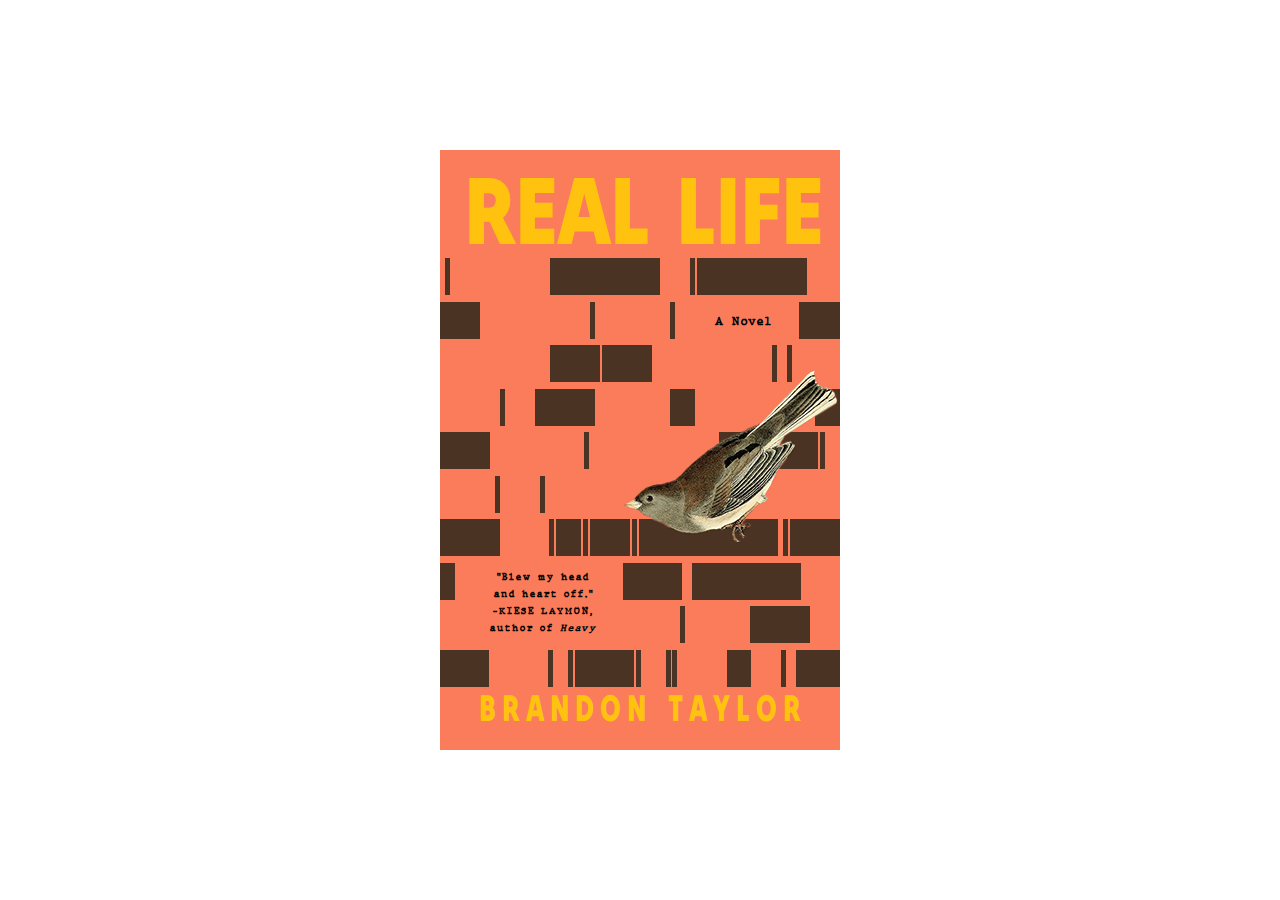
<file: index.html>
<html>
	<head>
		<meta charset="UTF-8">

		<!-- CSS Files -->
		<link rel="stylesheet" href="css/reset.css"/>
        <link rel="stylesheet" href="css/animated_bookcover.css"/>
	
		<!-- Fonts -->
        <link rel="preconnect" href="https://fonts.googleapis.com">
        <link rel="preconnect" href="https://fonts.gstatic.com" crossorigin>
        <link href="https://fonts.googleapis.com/css2?family=Tilt+Warp&display=swap" rel="stylesheet">
        <link href="https://fonts.googleapis.com/css2?family=Epilogue:ital,wght@0,100..900;1,100..900&display=swap" rel="stylesheet">

		<!-- Title of your web page -->	
		<title>Real Life by Brandon Taylor</title>
	
	</head>

	<body>

        <div class="CoverContainer">
            
            <div class="Title YellowFont">
                <span class="ColorLoop">R</span>
                <span class="ColorLoop Delay2">E</span>
                <span class="ColorLoop Delay3">A</span>
                <span class="ColorLoop Delay4">L</span>
                <span class="Space">-</span>
                <span class="ColorLoop Delay5">L</span>
                <span class="ColorLoop Delay6">I</span>
                <span class="ColorLoop Delay7">F</span>
                <span class="ColorLoop Delay8">E</span>       
            </div>

            <div class="Author YellowFont">
                <span class="ColorLoop2 Delay2_13">B</span>
                <span class="ColorLoop2 Delay2_12">R</span>
                <span class="ColorLoop2 Delay2_11">A</span>
                <span class="ColorLoop2 Delay2_10">N</span>
                <span class="ColorLoop2 Delay2_9">D</span>
                <span class="ColorLoop2 Delay2_8">O</span>
                <span class="ColorLoop2 Delay2_7">N</span>
                <span class="Space">-</span>
                <span class="ColorLoop2 Delay2_6">T</span>
                <span class="ColorLoop2 Delay2_5">A</span>
                <span class="ColorLoop2 Delay2_4">Y</span>
                <span class="ColorLoop2 Delay2_3">L</span>
                <span class="ColorLoop2 Delay2_2">O</span>
                <span class="ColorLoop2">R</span>
            </div>

            <div class="Prize">
                <div class="WhiteFont Small">Longlisted</div>
                <div class="WhiteFont Medium">
                    <div>The</div>
                    <div>2020</div>
                    <div>Booker</div>
                    <div>Prize</div>
                </div>
            </div>

            

            <!--
            <div class="ShockwaveContainer">
                <div class="Shockwave">
                    <div class="Shockwave"></div>
                </div>
            </div>
            -->
            

            <div class="Top_Rect_Spacing"></div>

            <div class="Rect_Container Animation_1">
                <div class="Empty Rect_5"></div>
                <div class="Brown_Rect Rect_5"></div>
                <div class="Empty Rect_100"></div>
                <div class="Brown_Rect Rect_110"></div>
                <div class="Empty Rect_25"></div>
                <div class="Empty Rect_5"></div>
                <div class="Brown_Rect Rect_5"></div>
                <div class="Empty Rect_2"></div>
                <div class="Brown_Rect Rect_110"></div>
                <div class="Empty Rect_25"></div>
                <div class="Empty Rect_5"></div>

                <div class="Empty Rect_5"></div>
                <div class="Brown_Rect Rect_5"></div>
                <div class="Empty Rect_100"></div>
                <div class="Brown_Rect Rect_110"></div>
                <div class="Empty Rect_25"></div>
                <div class="Empty Rect_5"></div>
                <div class="Brown_Rect Rect_5"></div>
                <div class="Empty Rect_2"></div>
                <div class="Brown_Rect Rect_110"></div>
                <div class="Empty Rect_25"></div>
                <div class="Empty Rect_5"></div>
            </div>


            <div class="Rect_Container Animation_2">
                <div class="Brown_Rect Rect_40"></div>
                <div class="Empty Rect_110"></div>
                <div class="Brown_Rect Rect_5"></div>
                <div class="Empty Rect_50"></div>
                <div class="Empty Rect_25"></div>
                <div class="Brown_Rect Rect_5"></div>
                <div class="Empty Rect_110 Novel TypewriterFont">A Novel</div>
                <div class="Brown_Rect Rect_80"></div>


                <div class="Empty Rect_110"></div>
                <div class="Brown_Rect Rect_5"></div>
                <div class="Empty Rect_50"></div>
                <div class="Empty Rect_25"></div>
                <div class="Brown_Rect Rect_5"></div>
                <div class="Empty Rect_110 Novel TypewriterFont">A Novel</div>
                <div class="Brown_Rect Rect_40"></div>
            </div>


            <div class="Rect_Container Animation_3">
                <div class="Empty Rect_110"></div>
                <div class="Brown_Rect Rect_50"></div>
                <div class="Empty Rect_2"></div>
                <div class="Brown_Rect Rect_50"></div>
                <div class="Empty Rect_110"></div>
                <div class="Empty Rect_10"></div>
                <div class="Brown_Rect Rect_5"></div>
                <div class="Empty Rect_10"></div>
                <div class="Brown_Rect Rect_5"></div>
                <div class="Empty Rect_25"></div>
                
                <div class="Empty Rect_110"></div>
                <div class="Brown_Rect Rect_50"></div>
                <div class="Empty Rect_2"></div>
                <div class="Brown_Rect Rect_50"></div>
                <div class="Empty Rect_110"></div>
                <div class="Empty Rect_10"></div>
                <div class="Brown_Rect Rect_5"></div>
                <div class="Empty Rect_10"></div>
                <div class="Brown_Rect Rect_5"></div>
                <div class="Empty Rect_25"></div>
            </div>


            <div class="Rect_Container Animation_4">
                <div class="Empty Rect_60"></div>
                <div class="Brown_Rect Rect_5"></div>
                <div class="Empty Rect_30"></div>
                <div class="Brown_Rect Rect_60"></div>
                <div class="Empty Rect_60"></div>
                <div class="Empty Rect_10"></div>
                <div class="Empty Rect_5"></div>
                <div class="Brown_Rect Rect_25"></div>
                <div class="Empty Rect_110"></div>
                <div class="Empty Rect_10"></div>
                <div class="Brown_Rect Rect_25"></div>
                
                <div class="Empty Rect_60"></div>
                <div class="Brown_Rect Rect_5"></div>
                <div class="Empty Rect_30"></div>
                <div class="Brown_Rect Rect_60"></div>
                <div class="Empty Rect_60"></div>
                <div class="Empty Rect_10"></div>
                <div class="Empty Rect_5"></div>
                <div class="Brown_Rect Rect_25"></div>
                <div class="Empty Rect_110"></div>
                <div class="Empty Rect_10"></div>
                <div class="Brown_Rect Rect_25"></div>
            </div>


            <div class="Rect_Container Animation_5">

                <div class="Brown_Rect Rect_50"></div>
                <div class="Empty Rect_80"></div>
                <div class="Empty Rect_10"></div>
                <div class="Empty Rect_5"></div>
                <div class="Brown_Rect Rect_5"></div>
                <div class="Empty Rect_100"></div>
                <div class="Empty Rect_30"></div>
                <div class="Brown_Rect Rect_100"></div>
                <div class="Empty Rect_2"></div>
                <div class="Brown_Rect Rect_5"></div>
                <div class="Empty Rect_10"></div>
                <div class="Empty Rect_5"></div>

                <div class="Brown_Rect Rect_50"></div>
                <div class="Empty Rect_80"></div>
                <div class="Empty Rect_10"></div>
                <div class="Empty Rect_5"></div>
                <div class="Brown_Rect Rect_5"></div>
                <div class="Empty Rect_100"></div>
                <div class="Empty Rect_30"></div>
                <div class="Brown_Rect Rect_100"></div>
                <div class="Empty Rect_2"></div>
                <div class="Brown_Rect Rect_5"></div>
                <div class="Empty Rect_10"></div>
                <div class="Empty Rect_5"></div>
            
            </div>


            <div class="Rect_Container Animation_6">

                <div class="Empty Rect_50"></div>
                <div class="Empty Rect_5"></div>
                <div class="Brown_Rect Rect_5"></div>
                <div class="Empty Rect_40"></div>
                <div class="Brown_Rect Rect_5"></div>
                <div class="Empty Rect_100"></div>
                <div class="Empty Rect_100"></div>
                <div class="Empty Rect_80"></div>
                <div class="Empty Rect_10"></div>
                <div class="Empty Rect_5"></div>

                <div class="Empty Rect_50"></div>
                <div class="Empty Rect_5"></div>
                <div class="Brown_Rect Rect_5"></div>
                <div class="Empty Rect_40"></div>
                <div class="Brown_Rect Rect_5"></div>
                <div class="Empty Rect_100"></div>
                <div class="Empty Rect_100"></div>
                <div class="Empty Rect_80"></div>
                <div class="Empty Rect_10"></div>
                <div class="Empty Rect_5"></div>

            </div>

            <div class="Rect_Container Animation_7">

                <div class="Brown_Rect Rect_60"></div>
                <div class="Empty Rect_50"></div>
                <div class="Brown_Rect Rect_5"></div>
                <div class="Empty Rect_2"></div>
                <div class="Brown_Rect Rect_25"></div>
                <div class="Empty Rect_2"></div>
                <div class="Brown_Rect Rect_5"></div>
                <div class="Empty Rect_2"></div>
                <div class="Brown_Rect Rect_40"></div>
                <div class="Empty Rect_2"></div>
                <div class="Brown_Rect Rect_5"></div>
                <div class="Empty Rect_2"></div>
                <div class="Brown_Rect Rect_140">
                    <div class="Bird"></div>
                </div>
                <div class="Empty Rect_5"></div>
                <div class="Brown_Rect Rect_5"></div>
                <div class="Empty Rect_2"></div>
                <div class="Brown_Rect Rect_110"></div>

                <div class="Empty Rect_50"></div>
                <div class="Brown_Rect Rect_5"></div>
                <div class="Empty Rect_2"></div>
                <div class="Brown_Rect Rect_25"></div>
                <div class="Empty Rect_2"></div>
                <div class="Brown_Rect Rect_5"></div>
                <div class="Empty Rect_2"></div>
                <div class="Brown_Rect Rect_40"></div>
                <div class="Empty Rect_2"></div>
                <div class="Brown_Rect Rect_5"></div>
                <div class="Empty Rect_2"></div>
                <div class="Brown_Rect Rect_140">
                    <div class="Bird Offset"></div>
                </div>
                <div class="Empty Rect_5"></div>
                <div class="Brown_Rect Rect_5"></div>
                <div class="Empty Rect_2"></div>
                <div class="Brown_Rect Rect_50"></div>

            </div>


            <div class="Rect_Container Animation_89">

                <div class="Brown_Rect Rect_15"></div>
                <div class="Empty Rect_170 Quote TypewriterFont">"Blew my head and heart off." <br>-KIESE LAYMON, author of <i>Heavy</i></div>
                <div class="Brown_Rect Rect_60"></div>
                <div class="Empty Rect_10"></div>
                <div class="Brown_Rect Rect_110"></div>
                <div class="Empty Rect_40"></div>

                <div class="Brown_Rect Rect_15"></div>
                <div class="Empty Rect_170 Quote TypewriterFont">"Blew my head and heart off." <br>-KIESE LAYMON, author of <i>Heavy</i></div>
                <div class="Brown_Rect Rect_60"></div>
                <div class="Empty Rect_10"></div>
                <div class="Brown_Rect Rect_110"></div>
                <div class="Empty Rect_40"></div>

            </div>


            <div class="Rect_Container Animation_89">

                <div class="Empty Rect_100"></div>
                <div class="Empty Rect_100"></div>
                <div class="Empty Rect_40"></div>
                <div class="Brown_Rect Rect_5"></div>
                <div class="Empty Rect_60"></div>
                <div class="Empty Rect_5"></div>
                <div class="Brown_Rect Rect_60"></div>
                <div class="Empty Rect_30"></div>

                <div class="Empty Rect_100"></div>
                <div class="Empty Rect_100"></div>
                <div class="Empty Rect_40"></div>
                <div class="Brown_Rect Rect_5"></div>
                <div class="Empty Rect_60"></div>
                <div class="Empty Rect_5"></div>
                <div class="Brown_Rect Rect_60"></div>
                <div class="Empty Rect_30"></div>

            </div>


            <div class="Rect_Container Animation_10">

                <div class="Brown_Rect Rect_50"></div>
                <div class="Empty Rect_60"></div>
                <div class="Brown_Rect Rect_5"></div>
                <div class="Empty Rect_10"></div>
                <div class="Empty Rect_5"></div>
                <div class="Brown_Rect Rect_5"></div>
                <div class="Empty Rect_2"></div>
                <div class="Brown_Rect Rect_60"></div>
                <div class="Empty Rect_2"></div>
                <div class="Brown_Rect Rect_5"></div>
                <div class="Empty Rect_25"></div>
                <div class="Brown_Rect Rect_5"></div>
                <div class="Empty Rect_2"></div>
                <div class="Brown_Rect Rect_5"></div>
                <div class="Empty Rect_50"></div>
                <div class="Brown_Rect Rect_25"></div>
                <div class="Empty Rect_30"></div>
                <div class="Brown_Rect Rect_5"></div>
                <div class="Empty Rect_10"></div>
                <div class="Brown_Rect Rect_100"></div>

                <div class="Empty Rect_60"></div>
                <div class="Brown_Rect Rect_5"></div>
                <div class="Empty Rect_10"></div>
                <div class="Empty Rect_5"></div>
                <div class="Brown_Rect Rect_5"></div>
                <div class="Empty Rect_2"></div>
                <div class="Brown_Rect Rect_60"></div>
                <div class="Empty Rect_2"></div>
                <div class="Brown_Rect Rect_5"></div>
                <div class="Empty Rect_25"></div>
                <div class="Brown_Rect Rect_5"></div>
                <div class="Empty Rect_2"></div>
                <div class="Brown_Rect Rect_5"></div>
                <div class="Empty Rect_50"></div>
                <div class="Brown_Rect Rect_25"></div>
                <div class="Empty Rect_30"></div>
                <div class="Brown_Rect Rect_5"></div>
                <div class="Empty Rect_10"></div>
                <div class="Brown_Rect Rect_40"></div>

            </div>

        </div>

	</body>

</html>
</file>
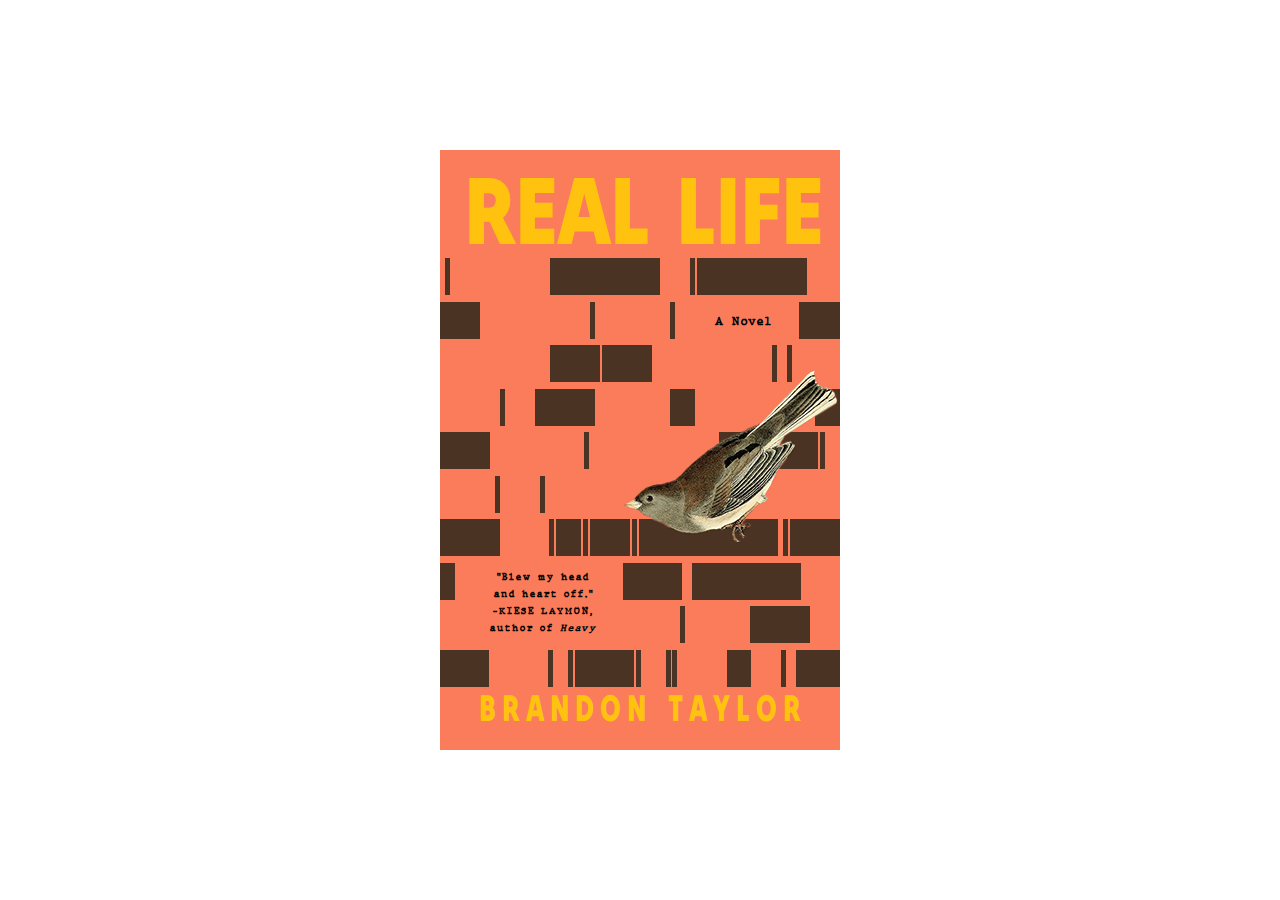
<file: animated_bookcover.html>
<html>
	<head>
		<meta charset="UTF-8">

		<!-- CSS Files -->
		<link rel="stylesheet" href="css/reset.css"/>
        <link rel="stylesheet" href="css/animated_bookcover.css"/>
	
		<!-- Fonts -->
        <link rel="preconnect" href="https://fonts.googleapis.com">
        <link rel="preconnect" href="https://fonts.gstatic.com" crossorigin>
        <link href="https://fonts.googleapis.com/css2?family=Tilt+Warp&display=swap" rel="stylesheet">
        <link href="https://fonts.googleapis.com/css2?family=Epilogue:ital,wght@0,100..900;1,100..900&display=swap" rel="stylesheet">

		<!-- Title of your web page -->	
		<title>Real Life by Brandon Taylor</title>
	
	</head>

	<body>

        <div class="CoverContainer">
            
            <div class="Title YellowFont">
                <span class="ColorLoop">R</span>
                <span class="ColorLoop Delay2">E</span>
                <span class="ColorLoop Delay3">A</span>
                <span class="ColorLoop Delay4">L</span>
                <span class="Space">-</span>
                <span class="ColorLoop Delay5">L</span>
                <span class="ColorLoop Delay6">I</span>
                <span class="ColorLoop Delay7">F</span>
                <span class="ColorLoop Delay8">E</span>       
            </div>

            <div class="Author YellowFont">
                <span class="ColorLoop2 Delay2_13">B</span>
                <span class="ColorLoop2 Delay2_12">R</span>
                <span class="ColorLoop2 Delay2_11">A</span>
                <span class="ColorLoop2 Delay2_10">N</span>
                <span class="ColorLoop2 Delay2_9">D</span>
                <span class="ColorLoop2 Delay2_8">O</span>
                <span class="ColorLoop2 Delay2_7">N</span>
                <span class="Space">-</span>
                <span class="ColorLoop2 Delay2_6">T</span>
                <span class="ColorLoop2 Delay2_5">A</span>
                <span class="ColorLoop2 Delay2_4">Y</span>
                <span class="ColorLoop2 Delay2_3">L</span>
                <span class="ColorLoop2 Delay2_2">O</span>
                <span class="ColorLoop2">R</span>
            </div>

            <div class="Prize">
                <div class="WhiteFont Small">Longlisted</div>
                <div class="WhiteFont Medium">
                    <div>The</div>
                    <div>2020</div>
                    <div>Booker</div>
                    <div>Prize</div>
                </div>
            </div>

            

            <!--
            <div class="ShockwaveContainer">
                <div class="Shockwave">
                    <div class="Shockwave"></div>
                </div>
            </div>
            -->
            

            <div class="Top_Rect_Spacing"></div>

            <div class="Rect_Container Animation_1">
                <div class="Empty Rect_5"></div>
                <div class="Brown_Rect Rect_5"></div>
                <div class="Empty Rect_100"></div>
                <div class="Brown_Rect Rect_110"></div>
                <div class="Empty Rect_25"></div>
                <div class="Empty Rect_5"></div>
                <div class="Brown_Rect Rect_5"></div>
                <div class="Empty Rect_2"></div>
                <div class="Brown_Rect Rect_110"></div>
                <div class="Empty Rect_25"></div>
                <div class="Empty Rect_5"></div>

                <div class="Empty Rect_5"></div>
                <div class="Brown_Rect Rect_5"></div>
                <div class="Empty Rect_100"></div>
                <div class="Brown_Rect Rect_110"></div>
                <div class="Empty Rect_25"></div>
                <div class="Empty Rect_5"></div>
                <div class="Brown_Rect Rect_5"></div>
                <div class="Empty Rect_2"></div>
                <div class="Brown_Rect Rect_110"></div>
                <div class="Empty Rect_25"></div>
                <div class="Empty Rect_5"></div>
            </div>


            <div class="Rect_Container Animation_2">
                <div class="Brown_Rect Rect_40"></div>
                <div class="Empty Rect_110"></div>
                <div class="Brown_Rect Rect_5"></div>
                <div class="Empty Rect_50"></div>
                <div class="Empty Rect_25"></div>
                <div class="Brown_Rect Rect_5"></div>
                <div class="Empty Rect_110 Novel TypewriterFont">A Novel</div>
                <div class="Brown_Rect Rect_80"></div>


                <div class="Empty Rect_110"></div>
                <div class="Brown_Rect Rect_5"></div>
                <div class="Empty Rect_50"></div>
                <div class="Empty Rect_25"></div>
                <div class="Brown_Rect Rect_5"></div>
                <div class="Empty Rect_110 Novel TypewriterFont">A Novel</div>
                <div class="Brown_Rect Rect_40"></div>
            </div>


            <div class="Rect_Container Animation_3">
                <div class="Empty Rect_110"></div>
                <div class="Brown_Rect Rect_50"></div>
                <div class="Empty Rect_2"></div>
                <div class="Brown_Rect Rect_50"></div>
                <div class="Empty Rect_110"></div>
                <div class="Empty Rect_10"></div>
                <div class="Brown_Rect Rect_5"></div>
                <div class="Empty Rect_10"></div>
                <div class="Brown_Rect Rect_5"></div>
                <div class="Empty Rect_25"></div>
                
                <div class="Empty Rect_110"></div>
                <div class="Brown_Rect Rect_50"></div>
                <div class="Empty Rect_2"></div>
                <div class="Brown_Rect Rect_50"></div>
                <div class="Empty Rect_110"></div>
                <div class="Empty Rect_10"></div>
                <div class="Brown_Rect Rect_5"></div>
                <div class="Empty Rect_10"></div>
                <div class="Brown_Rect Rect_5"></div>
                <div class="Empty Rect_25"></div>
            </div>


            <div class="Rect_Container Animation_4">
                <div class="Empty Rect_60"></div>
                <div class="Brown_Rect Rect_5"></div>
                <div class="Empty Rect_30"></div>
                <div class="Brown_Rect Rect_60"></div>
                <div class="Empty Rect_60"></div>
                <div class="Empty Rect_10"></div>
                <div class="Empty Rect_5"></div>
                <div class="Brown_Rect Rect_25"></div>
                <div class="Empty Rect_110"></div>
                <div class="Empty Rect_10"></div>
                <div class="Brown_Rect Rect_25"></div>
                
                <div class="Empty Rect_60"></div>
                <div class="Brown_Rect Rect_5"></div>
                <div class="Empty Rect_30"></div>
                <div class="Brown_Rect Rect_60"></div>
                <div class="Empty Rect_60"></div>
                <div class="Empty Rect_10"></div>
                <div class="Empty Rect_5"></div>
                <div class="Brown_Rect Rect_25"></div>
                <div class="Empty Rect_110"></div>
                <div class="Empty Rect_10"></div>
                <div class="Brown_Rect Rect_25"></div>
            </div>


            <div class="Rect_Container Animation_5">

                <div class="Brown_Rect Rect_50"></div>
                <div class="Empty Rect_80"></div>
                <div class="Empty Rect_10"></div>
                <div class="Empty Rect_5"></div>
                <div class="Brown_Rect Rect_5"></div>
                <div class="Empty Rect_100"></div>
                <div class="Empty Rect_30"></div>
                <div class="Brown_Rect Rect_100"></div>
                <div class="Empty Rect_2"></div>
                <div class="Brown_Rect Rect_5"></div>
                <div class="Empty Rect_10"></div>
                <div class="Empty Rect_5"></div>

                <div class="Brown_Rect Rect_50"></div>
                <div class="Empty Rect_80"></div>
                <div class="Empty Rect_10"></div>
                <div class="Empty Rect_5"></div>
                <div class="Brown_Rect Rect_5"></div>
                <div class="Empty Rect_100"></div>
                <div class="Empty Rect_30"></div>
                <div class="Brown_Rect Rect_100"></div>
                <div class="Empty Rect_2"></div>
                <div class="Brown_Rect Rect_5"></div>
                <div class="Empty Rect_10"></div>
                <div class="Empty Rect_5"></div>
            
            </div>


            <div class="Rect_Container Animation_6">

                <div class="Empty Rect_50"></div>
                <div class="Empty Rect_5"></div>
                <div class="Brown_Rect Rect_5"></div>
                <div class="Empty Rect_40"></div>
                <div class="Brown_Rect Rect_5"></div>
                <div class="Empty Rect_100"></div>
                <div class="Empty Rect_100"></div>
                <div class="Empty Rect_80"></div>
                <div class="Empty Rect_10"></div>
                <div class="Empty Rect_5"></div>

                <div class="Empty Rect_50"></div>
                <div class="Empty Rect_5"></div>
                <div class="Brown_Rect Rect_5"></div>
                <div class="Empty Rect_40"></div>
                <div class="Brown_Rect Rect_5"></div>
                <div class="Empty Rect_100"></div>
                <div class="Empty Rect_100"></div>
                <div class="Empty Rect_80"></div>
                <div class="Empty Rect_10"></div>
                <div class="Empty Rect_5"></div>

            </div>

            <div class="Rect_Container Animation_7">

                <div class="Brown_Rect Rect_60"></div>
                <div class="Empty Rect_50"></div>
                <div class="Brown_Rect Rect_5"></div>
                <div class="Empty Rect_2"></div>
                <div class="Brown_Rect Rect_25"></div>
                <div class="Empty Rect_2"></div>
                <div class="Brown_Rect Rect_5"></div>
                <div class="Empty Rect_2"></div>
                <div class="Brown_Rect Rect_40"></div>
                <div class="Empty Rect_2"></div>
                <div class="Brown_Rect Rect_5"></div>
                <div class="Empty Rect_2"></div>
                <div class="Brown_Rect Rect_140">
                    <div class="Bird"></div>
                </div>
                <div class="Empty Rect_5"></div>
                <div class="Brown_Rect Rect_5"></div>
                <div class="Empty Rect_2"></div>
                <div class="Brown_Rect Rect_110"></div>

                <div class="Empty Rect_50"></div>
                <div class="Brown_Rect Rect_5"></div>
                <div class="Empty Rect_2"></div>
                <div class="Brown_Rect Rect_25"></div>
                <div class="Empty Rect_2"></div>
                <div class="Brown_Rect Rect_5"></div>
                <div class="Empty Rect_2"></div>
                <div class="Brown_Rect Rect_40"></div>
                <div class="Empty Rect_2"></div>
                <div class="Brown_Rect Rect_5"></div>
                <div class="Empty Rect_2"></div>
                <div class="Brown_Rect Rect_140">
                    <div class="Bird Offset"></div>
                </div>
                <div class="Empty Rect_5"></div>
                <div class="Brown_Rect Rect_5"></div>
                <div class="Empty Rect_2"></div>
                <div class="Brown_Rect Rect_50"></div>

            </div>


            <div class="Rect_Container Animation_89">

                <div class="Brown_Rect Rect_15"></div>
                <div class="Empty Rect_170 Quote TypewriterFont">"Blew my head and heart off." <br>-KIESE LAYMON, author of <i>Heavy</i></div>
                <div class="Brown_Rect Rect_60"></div>
                <div class="Empty Rect_10"></div>
                <div class="Brown_Rect Rect_110"></div>
                <div class="Empty Rect_40"></div>

                <div class="Brown_Rect Rect_15"></div>
                <div class="Empty Rect_170 Quote TypewriterFont">"Blew my head and heart off." <br>-KIESE LAYMON, author of <i>Heavy</i></div>
                <div class="Brown_Rect Rect_60"></div>
                <div class="Empty Rect_10"></div>
                <div class="Brown_Rect Rect_110"></div>
                <div class="Empty Rect_40"></div>

            </div>


            <div class="Rect_Container Animation_89">

                <div class="Empty Rect_100"></div>
                <div class="Empty Rect_100"></div>
                <div class="Empty Rect_40"></div>
                <div class="Brown_Rect Rect_5"></div>
                <div class="Empty Rect_60"></div>
                <div class="Empty Rect_5"></div>
                <div class="Brown_Rect Rect_60"></div>
                <div class="Empty Rect_30"></div>

                <div class="Empty Rect_100"></div>
                <div class="Empty Rect_100"></div>
                <div class="Empty Rect_40"></div>
                <div class="Brown_Rect Rect_5"></div>
                <div class="Empty Rect_60"></div>
                <div class="Empty Rect_5"></div>
                <div class="Brown_Rect Rect_60"></div>
                <div class="Empty Rect_30"></div>

            </div>


            <div class="Rect_Container Animation_10">

                <div class="Brown_Rect Rect_50"></div>
                <div class="Empty Rect_60"></div>
                <div class="Brown_Rect Rect_5"></div>
                <div class="Empty Rect_10"></div>
                <div class="Empty Rect_5"></div>
                <div class="Brown_Rect Rect_5"></div>
                <div class="Empty Rect_2"></div>
                <div class="Brown_Rect Rect_60"></div>
                <div class="Empty Rect_2"></div>
                <div class="Brown_Rect Rect_5"></div>
                <div class="Empty Rect_25"></div>
                <div class="Brown_Rect Rect_5"></div>
                <div class="Empty Rect_2"></div>
                <div class="Brown_Rect Rect_5"></div>
                <div class="Empty Rect_50"></div>
                <div class="Brown_Rect Rect_25"></div>
                <div class="Empty Rect_30"></div>
                <div class="Brown_Rect Rect_5"></div>
                <div class="Empty Rect_10"></div>
                <div class="Brown_Rect Rect_100"></div>

                <div class="Empty Rect_60"></div>
                <div class="Brown_Rect Rect_5"></div>
                <div class="Empty Rect_10"></div>
                <div class="Empty Rect_5"></div>
                <div class="Brown_Rect Rect_5"></div>
                <div class="Empty Rect_2"></div>
                <div class="Brown_Rect Rect_60"></div>
                <div class="Empty Rect_2"></div>
                <div class="Brown_Rect Rect_5"></div>
                <div class="Empty Rect_25"></div>
                <div class="Brown_Rect Rect_5"></div>
                <div class="Empty Rect_2"></div>
                <div class="Brown_Rect Rect_5"></div>
                <div class="Empty Rect_50"></div>
                <div class="Brown_Rect Rect_25"></div>
                <div class="Empty Rect_30"></div>
                <div class="Brown_Rect Rect_5"></div>
                <div class="Empty Rect_10"></div>
                <div class="Brown_Rect Rect_40"></div>

            </div>

        </div>

	</body>

</html>
</file>
<file: css/animated_bookcover.css>
@font-face {
    font-family: typewriter;
    src: url(../fonts/JMH\ Typewriter.ttf);
}

.Bird {

    position: absolute;
    width: 400px;
    height: 600px;

    background-image: url(../images/Bird.png);

    top: -360px;
    left: 80px;

    z-index: 100;

}

.Offset {

    left: 480px;

}

.CoverContainer {

    background-color: #FB7C5B;
    background-size: 100% 100%;
    height: 600px;
    width: 400px;

    position: absolute;
    top: 50%;
    left: 50%;
    transform: translate(-50%, -50%);

    overflow: hidden;

}

.YellowFont {

    color: #FFC30F;
    font-family: "Tilt Warp", sans-serif;
    text-align: center;

}

.WhiteFont {

    color: #FAF9FF;
    font-family: "Epilogue", sans-serif;

}

.ColorLoop {

    animation: loop_color 5s infinite;

}

.ColorLoop2 {

    animation: loop_color_2 5s infinite;

}

.Delay2 {
    animation-delay: 0.625s;
}

.Delay3 {
    animation-delay: 1.25s;
}

.Delay4 {
    animation-delay: 1.875s;
}

.Delay5 {
    animation-delay: 2.5s;
}

.Delay6 {
    animation-delay: 3.125s;
}

.Delay7 {
    animation-delay: 3.75s;
}

.Delay8 {
    animation-delay: 4.375s;
}

@keyframes loop_color {
    0% {color: #FFC30F;}
    20% {color: white}
    40% {color: #FFC30F;}
    100% {color: #FFC30F;}
}

@keyframes loop_color_2 {
    0% {color: #FFC30F;}
    20% {color: #ffd148}
    40% {color: #FFC30F;}
    100% {color: #FFC30F;}
}

.Title {

    letter-spacing: -8px;
    width: 100%;
    position: absolute;
    left: 50%;
    top: 10%;
    font-size: 72px;
    transform: translate(-50%, -50%) scale(1.15, 1.35);

}

.Space {
    color: transparent;
}

.Delay2_2 {
    animation-delay: 0.385s;
}

.Delay2_3 {
    animation-delay: 0.77s;
}

.Delay2_4 {
    animation-delay: 1.155s;
}

.Delay2_5 {
    animation-delay: 1.54s;
}

.Delay2_6 {
    animation-delay: 1.925s;
}

.Delay2_7 {
    animation-delay: 2.31s;
}

.Delay2_8 {
    animation-delay: 2.695s;
}

.Delay2_9 {
    animation-delay: 3.08s;
}

.Delay2_10 {
    animation-delay: 3.465s;
}

.Delay2_11 {
    animation-delay: 3.85s;
}

.Delay2_12 {
    animation-delay: 4.235s;
}

.Delay2_13 {
    animation-delay: 4.62s;
}

.Author {

    width: 100%;
    position: absolute;
    left: 50%;
    top: 93%;
    font-size: 28px;
    letter-spacing: 0px;
    transform: translate(-50%, -50%) scale(1, 1.35);

}

.Small {

    font-size: 8px;
    line-height: 12px;

}

.Medium {

    font-size: 19px;

}

.TypeWriterFont {

    position: absolute;
    font-size: 11px;
    font-family: typewriter;

}

.Novel {

    position: relative;
    text-align: center;
    padding-top: 14px;
    padding-left: 14px;
    letter-spacing: 2px;
    font-weight: 600;

}

.Quote {

    position: relative;
    font-size: 9px;
    text-align: center;
    padding-top: 6px;
    padding-left: 30px;
    padding-right: 20px;
    letter-spacing: 2px;
    line-height: 17px;
    font-weight: 600;

}

.Prize {

    background-color: #FAF9FF;
    border-left: 0px solid #FAF9FF;
    border-bottom: 0px solid #FAF9FF;
    padding-left: 7px;
    width: 100px;
    height: 100px;
    position: absolute;
    left: 7%;
    top: 21%;
    font-weight: 600;
    overflow: hidden;
    transform: scale(0);
    opacity: 0%;

}

.CoverContainer:hover .Prize {
    
    animation: Prize_Anim 4s ease-in-out;
    animation-delay: 0.1s;
    animation-fill-mode: forwards;

    opacity: 100%;
}

@keyframes Prize_Anim {
    0% {transform: scale(0); height: 100px; width: 100px; opacity: 0%; border-radius: 50%;}
    20% {transform: scale(20); height: 100px; width: 100px; border-width: 0px; opacity: 50%; border-radius: 50%;}
    40% {transform: scaleX(20) scaleY(1); height: 0px; width: 100px; border-width: 7px; opacity: 100%; border-radius: 0%;}
    60% {transform: scaleX(1) scaleY(1); height: 0px; width: 100px; border-width: 7px; background-color: #FAF9FF;}
    80% {transform: scaleX(1) scaleY(1); height: 100px; width: 100px; border-width: 7px; background-color: #FAF9FF;}
    100% {transform: scaleX(1) scaleY(1); height: 100px; width: 100px; border-width: 7px; background-color: transparent}
}

.ShockwaveContainer {

    position: absolute;
    left: 50px;
    top: 150px;

}

.Shockwave {

    width: 75px;
    height: 75px;
    background-color: #ffffff;
    mix-blend-mode: difference;
    border-radius: 50%;
    position: absolute;
    opacity: 100%;
    transform: scale(0);

}

.CoverContainer:hover .Shockwave {

    animation: shockwave_anim 10s;
    animation-delay: 1s;

}

@keyframes shockwave_anim {
    0% {transform: scale(0);}
    50% { transform: scale(15);}
    100% { transform: scale(15);}
}


.Top_Rect_Spacing {

    height: 108px;

}

.Rect_Container {

    position: relative;
    height: 37px;
    margin-bottom: 6.5px;
    width: 200%;
    display: flex;

    z-index: -1;

}

.Brown_Rect {

    height: 37px;
    background-color: #4B3323;
    
}

.Empty {
    height: 37px;
}

.Rect_2 {
    width: 2px;
}

.Rect_5 {
    width: 5px;
}

.Rect_10 {
    width: 10px;
}

.Rect_15 {
    width: 15px;
}

.Rect_25 {
    width: 25px;
}

.Rect_30 {
    width: 30px;
}

.Rect_40 {
    width: 40px;
}

.Rect_50 {
    width: 50px;
}

.Rect_60 {
    width: 60px;
}

.Rect_80 {
    width: 80px;
}

.Rect_100 {
    width: 100px;
}

.Rect_110 {
    width: 110px;
}

.Rect_140 {
    width: 140px;
}

.Rect_170 {
    width: 120px;
}

.Animation_1 {

    animation: anim1 5s infinite linear;

}

@keyframes anim1 {
    from {left: 0%}
    to {left: -99%}
}

.Animation_2 {

    animation: anim2 4s infinite linear;

}

@keyframes anim2 {
    from {left: -100%}
    to {left: 0%}
}

.Animation_3 {

    animation: anim3 3s infinite linear;

}

@keyframes anim3 {
    from {left: 0%}
    to {left: -94%}
}

.Animation_4 {

    animation: anim4 5.5s infinite linear;

}

@keyframes anim4 {
    from {left: 0%}
    to {left: -100%}
}

.Animation_5 {

    animation: anim5 5s infinite linear;

}

@keyframes anim5 {
    from {left: -100%}
    to {left: 0%}
}

.Animation_6 {

    animation: anim6 4s infinite linear;

}

@keyframes anim6 {
    from {left: 0%}
    to {left: -100%}
}

.Animation_7 {

    animation: anim7 14s infinite linear;

}

@keyframes anim7 {
    from {left: 0%}
    to {left: -100%}
}

.Animation_89 {

    animation: anim89 5s infinite linear;

}

@keyframes anim89 {
    from {left: -100%}
    to {left: 0%}
}

.Animation_10 {

    animation: anim10 4s infinite linear;

}

@keyframes anim10 {
    from {left: 0%}
    to {left: -101%}
}
</file>
